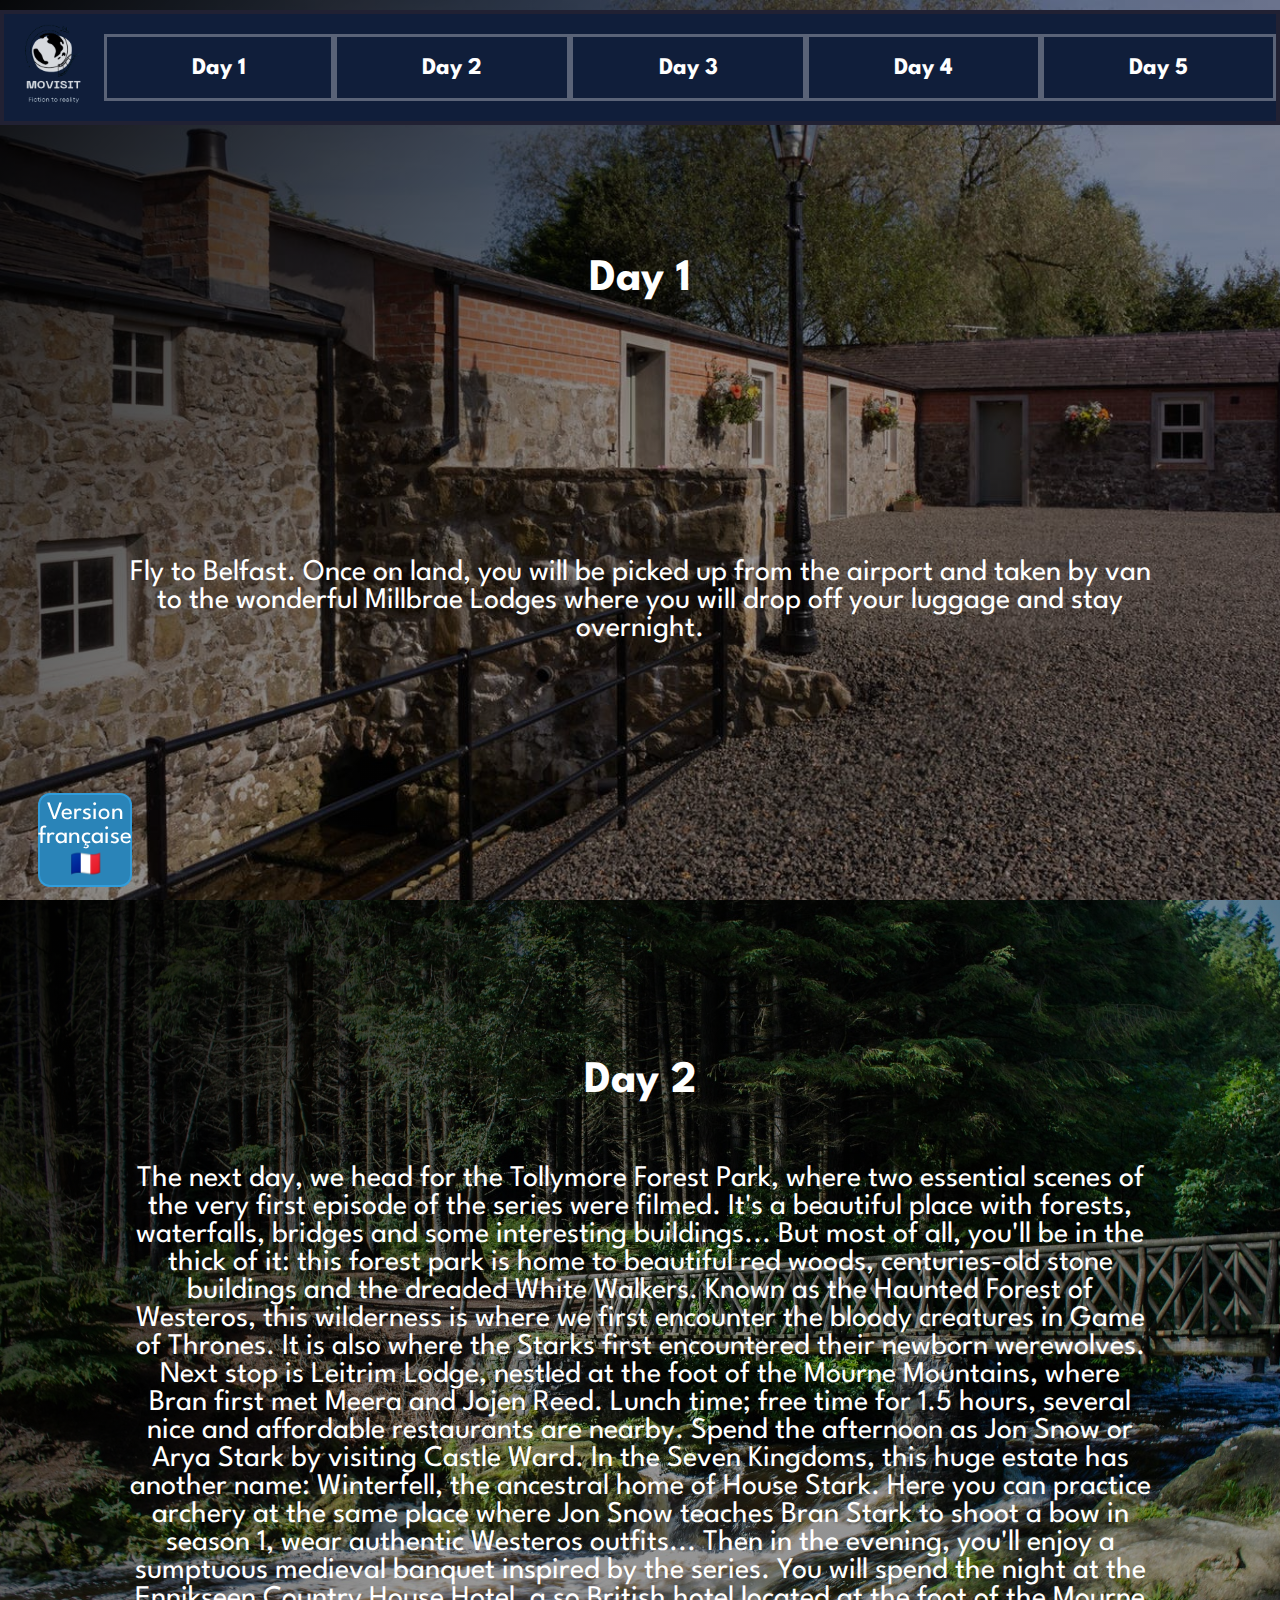
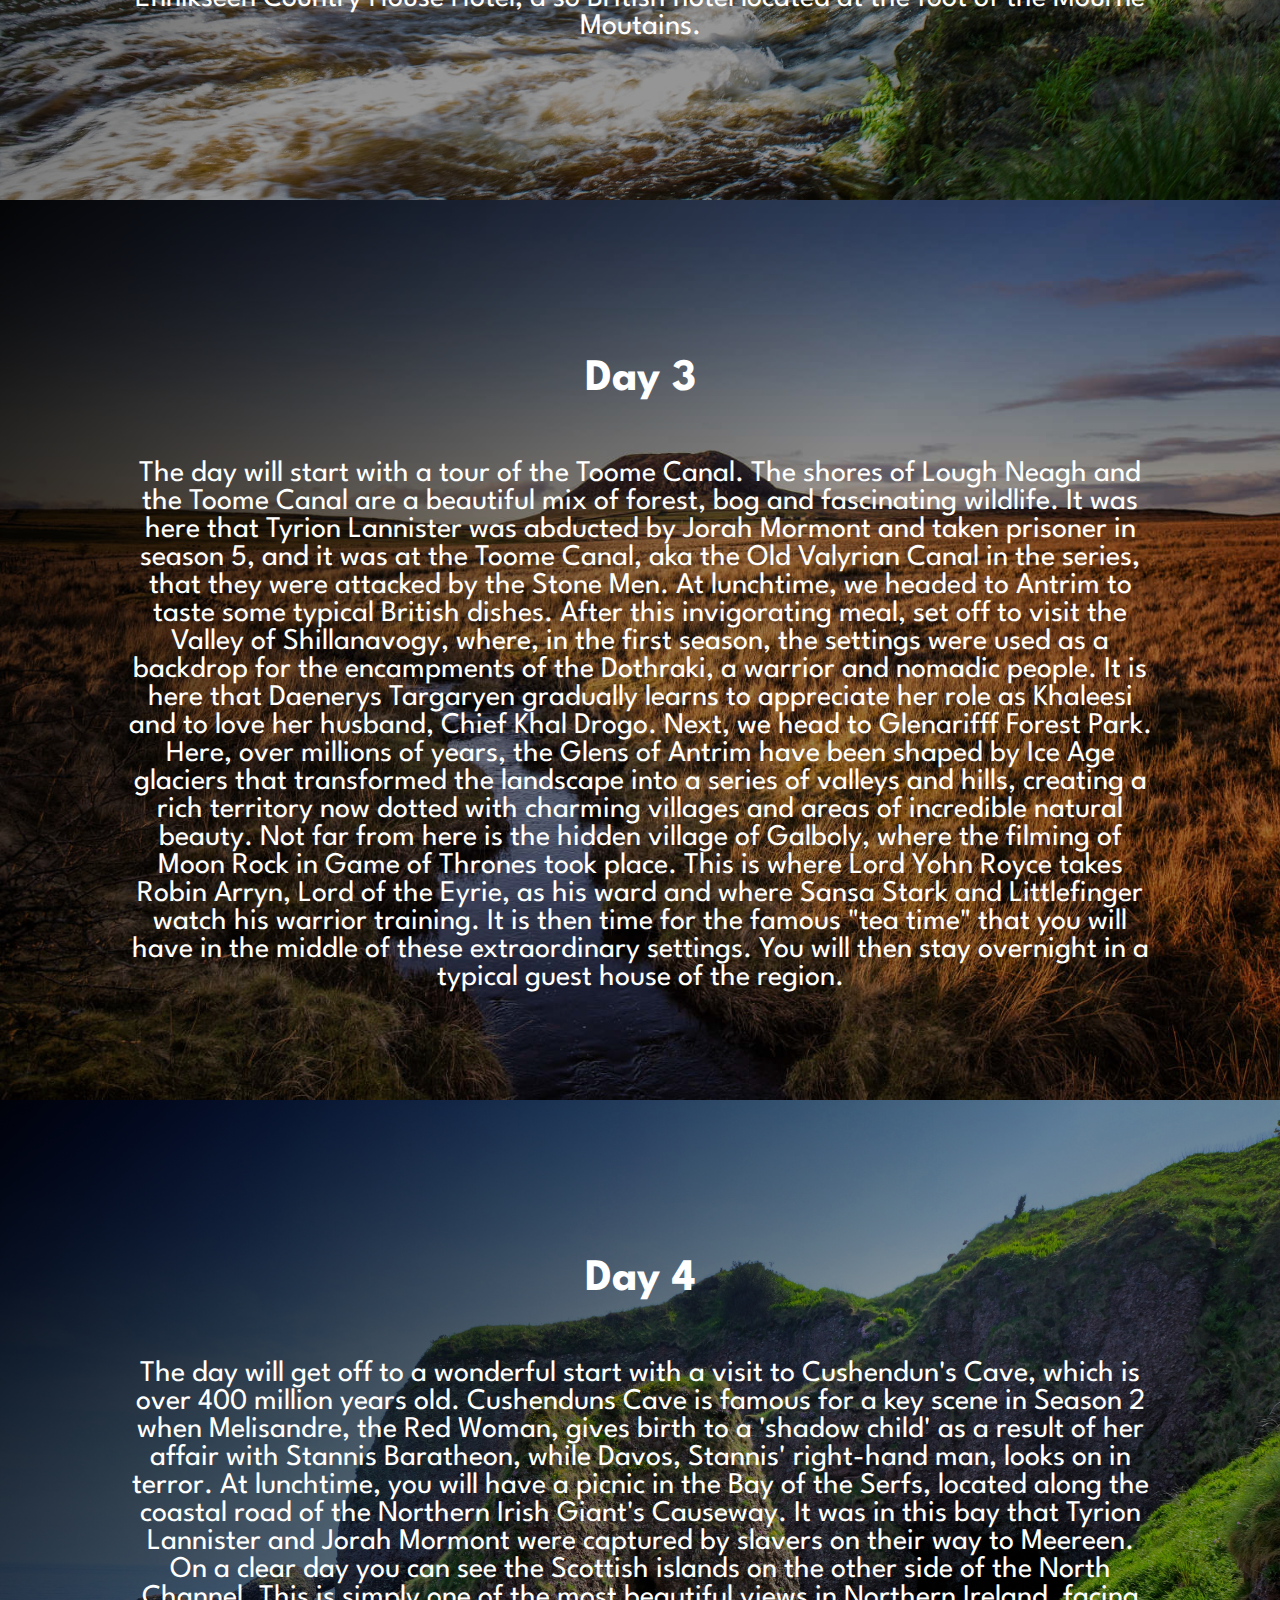
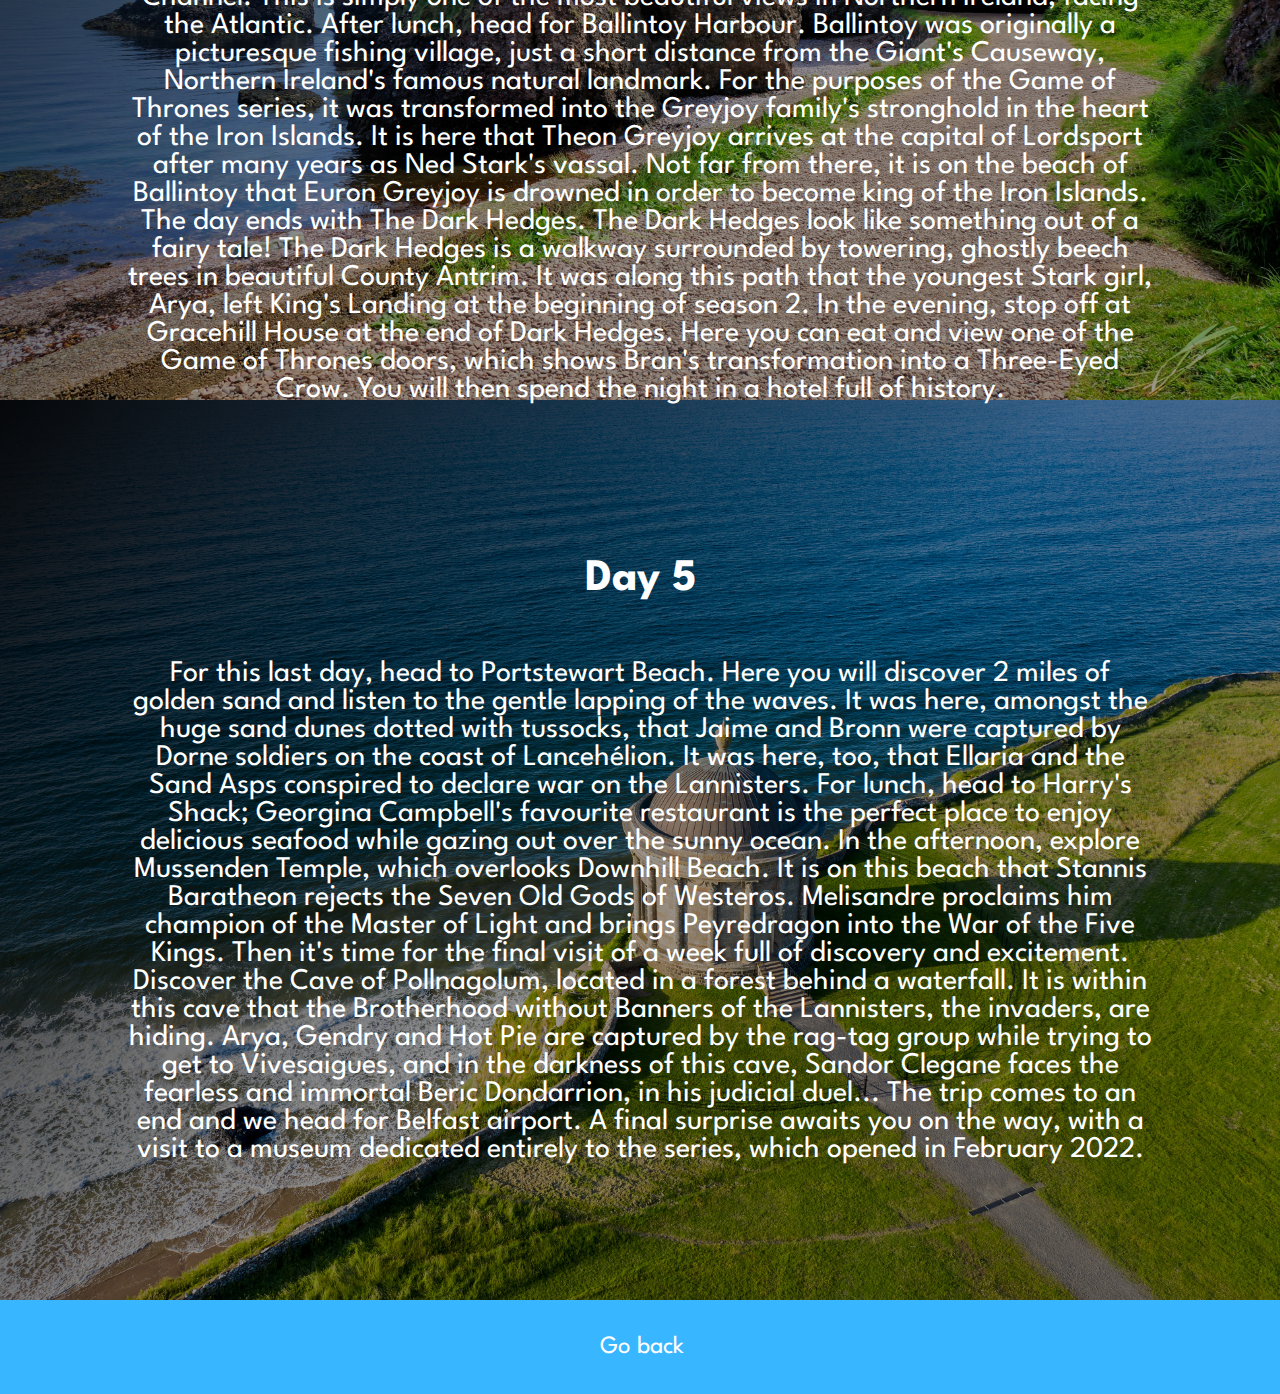
<file: got/index.html>
<!DOCTYPE html>
<html lang="en">
<head>
	<meta charset="utf-8">
	<meta name="Movisit" content="Experience cinema.">
	<title>Game Of Thrones' trip</title>
	<link rel="icon" type="image/x-icon" href="../images/logo_transparent.png">
	<link rel="stylesheet" type="text/css" href="../css/style.css">
	<link href="https://fonts.googleapis.com/css2?family=League+Spartan:wght@100;200;300;400;500;600;700;800&display=swap" rel="stylesheet">
	<script src="https://ajax.googleapis.com/ajax/libs/jquery/1.7.1/jquery.min.js"></script>
	<script src="..\js\javascript.js"></script>
</head>
	
	<body class="body-trip-desc">
		<div class="top-bar"  style="position: fixed;">
			<a href="../">
				<img src="..\images\logo_transparent.png" alt="Movisit logo" id="logo-img">
			</a>
			<div class="btn-top">
				<h2 onclick="jumpToAnchor('day-1')">Day 1</h2>
			</div>
			<div class="btn-top">
				<h2 onclick="jumpToAnchor('day-2')">Day 2</h2>
			</div>
			<div class="btn-top">
				<h2 onclick="jumpToAnchor('day-3')">Day 3</h2>
			</div>
			<div class="btn-top">
				<h2 onclick="jumpToAnchor('day-4')">Day 4</h2>
			</div>
			<div class="btn-top">
				<h2 onclick="jumpToAnchor('day-5')">Day 5</h2>
			</div>
		</div>

		<div class="day-div" id="day-1" style="background-image: linear-gradient(-225deg, rgba(0, 0, 0, 0.96) 0%, rgba(0, 0, 0, 0.4) 50%),url(../images/millbrae.jpg);">
			<h1>Day 1</h1>
			<p>Fly to Belfast. Once on land, you will be picked up from the airport and taken by van to the wonderful Millbrae Lodges where you will drop off your luggage and stay overnight.</p>
		</div>
		<div class="day-div" id="day-2" style="background-image: linear-gradient(-225deg, rgba(0, 0, 0, 0.96) 0%, rgba(0, 0, 0, 0.4) 50%),url(../images/tollymore.jpg);">
			<h1>Day 2</h1>
			<p>The next day, we head for the Tollymore Forest Park, where two essential scenes of the very first episode of the series were filmed. It's a beautiful place with forests, waterfalls, bridges and some interesting buildings... But most of all, you'll be in the thick of it: this forest park is home to beautiful red woods, centuries-old stone buildings and the dreaded White Walkers. Known as the Haunted Forest of Westeros, this wilderness is where we first encounter the bloody creatures in Game of Thrones. It is also where the Starks first encountered their newborn werewolves. 
				Next stop is Leitrim Lodge, nestled at the foot of the Mourne Mountains, where Bran first met Meera and Jojen Reed.
				Lunch time; free time for 1.5 hours, several nice and affordable restaurants are nearby.
				Spend the afternoon as Jon Snow or Arya Stark by visiting Castle Ward. In the Seven Kingdoms, this huge estate has another name: Winterfell, the ancestral home of House Stark. Here you can practice archery at the same place where Jon Snow teaches Bran Stark to shoot a bow in season 1, wear authentic Westeros outfits... Then in the evening, you'll enjoy a sumptuous medieval banquet inspired by the series. 
				You will spend the night at the Ennikseen Country House Hotel, a so British hotel located at the foot of the Mourne Moutains.</p>
		</div>
		<div class="day-div" id="day-3" style="background-image: linear-gradient(-225deg, rgba(0, 0, 0, 0.96) 0%, rgba(0, 0, 0, 0.4) 50%),url(../images/shillanavogy.jpg);">
			<h1>Day 3</h1>
			<p>The day will start with a tour of the Toome Canal. The shores of Lough Neagh and the Toome Canal are a beautiful mix of forest, bog and fascinating wildlife. It was here that Tyrion Lannister was abducted by Jorah Mormont and taken prisoner in season 5, and it was at the Toome Canal, aka the Old Valyrian Canal in the series, that they were attacked by the Stone Men.
				At lunchtime, we headed to Antrim to taste some typical British dishes.
				After this invigorating meal, set off to visit the Valley of Shillanavogy, where, in the first season, the settings were used as a backdrop for the encampments of the Dothraki, a warrior and nomadic people. It is here that Daenerys Targaryen gradually learns to appreciate her role as Khaleesi and to love her husband, Chief Khal Drogo.
				Next, we head to Glenarifff Forest Park. Here, over millions of years, the Glens of Antrim have been shaped by Ice Age glaciers that transformed the landscape into a series of valleys and hills, creating a rich territory now dotted with charming villages and areas of incredible natural beauty. Not far from here is the hidden village of Galboly, where the filming of Moon Rock in Game of Thrones took place. This is where Lord Yohn Royce takes Robin Arryn, Lord of the Eyrie, as his ward and where Sansa Stark and Littlefinger watch his warrior training.
				It is then time for the famous "tea time" that you will have in the middle of these extraordinary settings. 
				You will then stay overnight in a typical guest house of the region.</p>
		</div>
		<div class="day-div" id="day-4" style="background-image: linear-gradient(-225deg, rgba(0, 0, 0, 0.96) 0%, rgba(0, 0, 0, 0.4) 50%),url(../images/cushendun.jpg);">
			<h1>Day 4</h1>
			<p>The day will get off to a wonderful start with a visit to Cushendun's Cave, which is over 400 million years old. Cushenduns Cave is famous for a key scene in Season 2 when Melisandre, the Red Woman, gives birth to a 'shadow child' as a result of her affair with Stannis Baratheon, while Davos, Stannis' right-hand man, looks on in terror.
				At lunchtime, you will have a picnic in the Bay of the Serfs, located along the coastal road of the Northern Irish Giant's Causeway. It was in this bay that Tyrion Lannister and Jorah Mormont were captured by slavers on their way to Meereen. On a clear day you can see the Scottish islands on the other side of the North Channel. This is simply one of the most beautiful views in Northern Ireland, facing the Atlantic. 
				After lunch, head for Ballintoy Harbour. Ballintoy was originally a picturesque fishing village, just a short distance from the Giant's Causeway, Northern Ireland's famous natural landmark. For the purposes of the Game of Thrones series, it was transformed into the Greyjoy family's stronghold in the heart of the Iron Islands. It is here that Theon Greyjoy arrives at the capital of Lordsport after many years as Ned Stark's vassal. Not far from there, it is on the beach of Ballintoy that Euron Greyjoy is drowned in order to become king of the Iron Islands.
				The day ends with The Dark Hedges. The Dark Hedges look like something out of a fairy tale! The Dark Hedges is a walkway surrounded by towering, ghostly beech trees in beautiful County Antrim. It was along this path that the youngest Stark girl, Arya, left King's Landing at the beginning of season 2.
				In the evening, stop off at Gracehill House at the end of Dark Hedges. Here you can eat and view one of the Game of Thrones doors, which shows Bran's transformation into a Three-Eyed Crow.
				You will then spend the night in a hotel full of history.</p>
		</div>
		<div class="day-div" id="day-5" style="background-image: linear-gradient(-225deg, rgba(0, 0, 0, 0.96) 0%, rgba(0, 0, 0, 0.4) 50%),url(../images/mussenden.jpg);">
			<h1>Day 5</h1>
			<p>For this last day, head to Portstewart Beach. Here you will discover 2 miles of golden sand and listen to the gentle lapping of the waves. It was here, amongst the huge sand dunes dotted with tussocks, that Jaime and Bronn were captured by Dorne soldiers on the coast of Lancehélion. It was here, too, that Ellaria and the Sand Asps conspired to declare war on the Lannisters.
				For lunch, head to Harry's Shack; Georgina Campbell's favourite restaurant is the perfect place to enjoy delicious seafood while gazing out over the sunny ocean.
				In the afternoon, explore Mussenden Temple, which overlooks Downhill Beach. It is on this beach that Stannis Baratheon rejects the Seven Old Gods of Westeros. Melisandre proclaims him champion of the Master of Light and brings Peyredragon into the War of the Five Kings.
				Then it's time for the final visit of a week full of discovery and excitement. Discover the Cave of Pollnagolum, located in a forest behind a waterfall. It is within this cave that the Brotherhood without Banners of the Lannisters, the invaders, are hiding. Arya, Gendry and Hot Pie are captured by the rag-tag group while trying to get to Vivesaigues, and in the darkness of this cave, Sandor Clegane faces the fearless and immortal Beric Dondarrion, in his judicial duel...
				The trip comes to an end and we head for Belfast airport. A final surprise awaits you on the way, with a visit to a museum dedicated entirely to the series, which opened in February 2022.</p>
		</div>
		<a href='../' type="button" class="link-blue-btn">Go back</a>
		<a href="../fr/got" class="link-lang-btn" onclick="sessionStorage.setItem('chosenLang',true)">Version française 🇫🇷</a>
		<button class="btn-to-top" onclick="topFunction()">↑</button>
	</body>
</html>
</file>
<file: css/style.css>
@import url('https://fonts.googleapis.com/css2?family=Source+Serif+Pro:wght@600&display=swap');
@import url('top.css');
@import url('main-div.css');
@import url('day-div.css');
@import url('responsive.css');
@import url('buttons.css');

body {
	font-family: 'League Spartan';
	background-color: rgb(56, 182, 255);
	margin: 0;
}

h1,h2,a,p{
	color : white;
	text-align: center;
}
</file>
